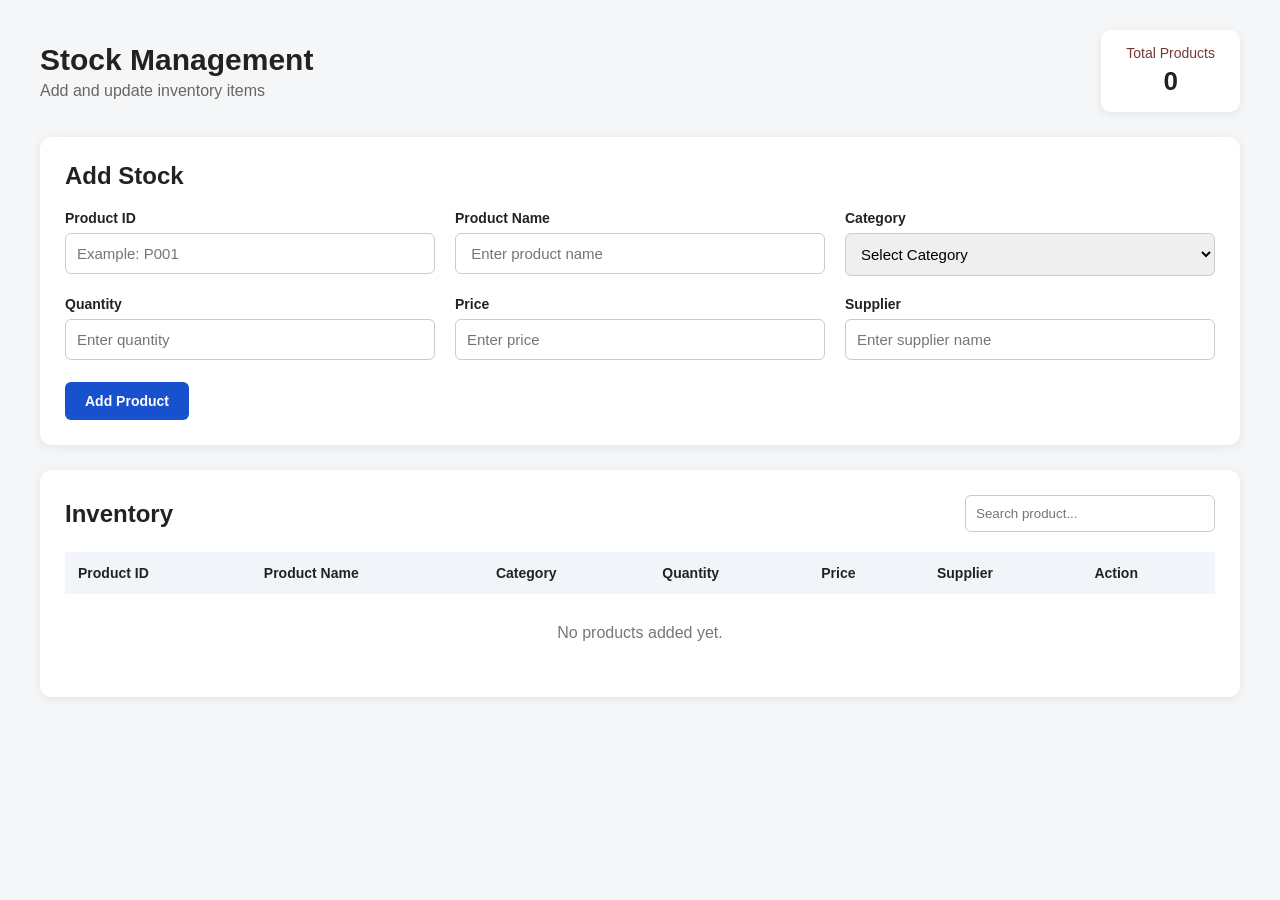
<file: index.html>
<!DOCTYPE html>
<html lang="en">
<head>
    <meta charset="UTF-8">
    <meta name="viewport" content="width=device-width, initial-scale=1.0">

    <title>Stock Management</title>

    <link rel="stylesheet" href="style.css">
</head>

<body>

<div class="container">

    <header>
        <div>
            <h1>Stock Management</h1>
            <p>Add and update inventory items </p>
        </div>

        <div class="total-box">
            <span>Total Products </span>
            <strong id="totalProducts">0</strong>
        </div>
    </header>


    <!-- ADD STOCK SECTION -->

    <section class="card">

        <h2>Add Stock </h2>

        <form id="stockForm">

            <div class="form-grid">

                <div class="form-group">
                    <label for="productId">Product ID</label>

                    <input
                        type="text"
                        id="productId"
                        placeholder="Example: P001"
                        required
                    >
                </div>


                <div class="form-group">
                    <label for="productName">Product Name</label>

                    <input
                        type="text"
                        id="productName"
                        placeholder=" Enter product name"
                        required
                    >
                </div>


                <div class="form-group">
                    <label for="category">Category</label>

                    <select id="category" required>
                        <option value="">Select Category</option>
                        <option value="Electronics">Electronics</option>
                        <option value="Grocery">Grocery</option>
                        <option value="Stationery">Stationery</option>
                        <option value="Clothing">Clothing</option>
                        <option value="Other">Other</option>
                    </select>
                </div>


                <div class="form-group">
                    <label for="quantity">Quantity</label>

                    <input
                        type="number"
                        id="quantity"
                        min="0"
                        placeholder="Enter quantity"
                        required
                    >
                </div>


                <div class="form-group">
                    <label for="price">Price</label>

                    <input
                        type="number"
                        id="price"
                        min="0"
                        step="0.01"
                        placeholder="Enter price"
                        required
                    >
                </div>


                <div class="form-group">
                    <label for="supplier">Supplier</label>

                    <input
                        type="text"
                        id="supplier"
                        placeholder="Enter supplier name"
                        required
                    >
                </div>

            </div>


            <div class="button-area">

                <button type="submit" id="submitButton">
                    Add Product
                </button>

                <button
                    type="button"
                    id="cancelButton"
                    class="cancel-btn hidden"
                >
                    Cancel Update
                </button>

            </div>

        </form>

    </section>


    <!-- INVENTORY SECTION -->

    <section class="card">

        <div class="table-header">

            <h2>Inventory</h2>

            <input
                type="text"
                id="searchInput"
                placeholder="Search product..."
            >

        </div>


        <div class="table-wrapper">

            <table>

                <thead>
                    <tr>
                        <th>Product ID</th>
                        <th>Product Name</th>
                        <th>Category</th>
                        <th>Quantity</th>
                        <th>Price</th>
                        <th>Supplier</th>
                        <th>Action</th>
                    </tr>
                </thead>

                <tbody id="stockTableBody">

                    <!-- Products will appear here -->

                </tbody>

            </table>

        </div>

        <p id="emptyMessage" class="empty-message">
            No products added yet.
        </p>

    </section>

</div>


<script src="script.js"></script>

</body>
</html>
</file>
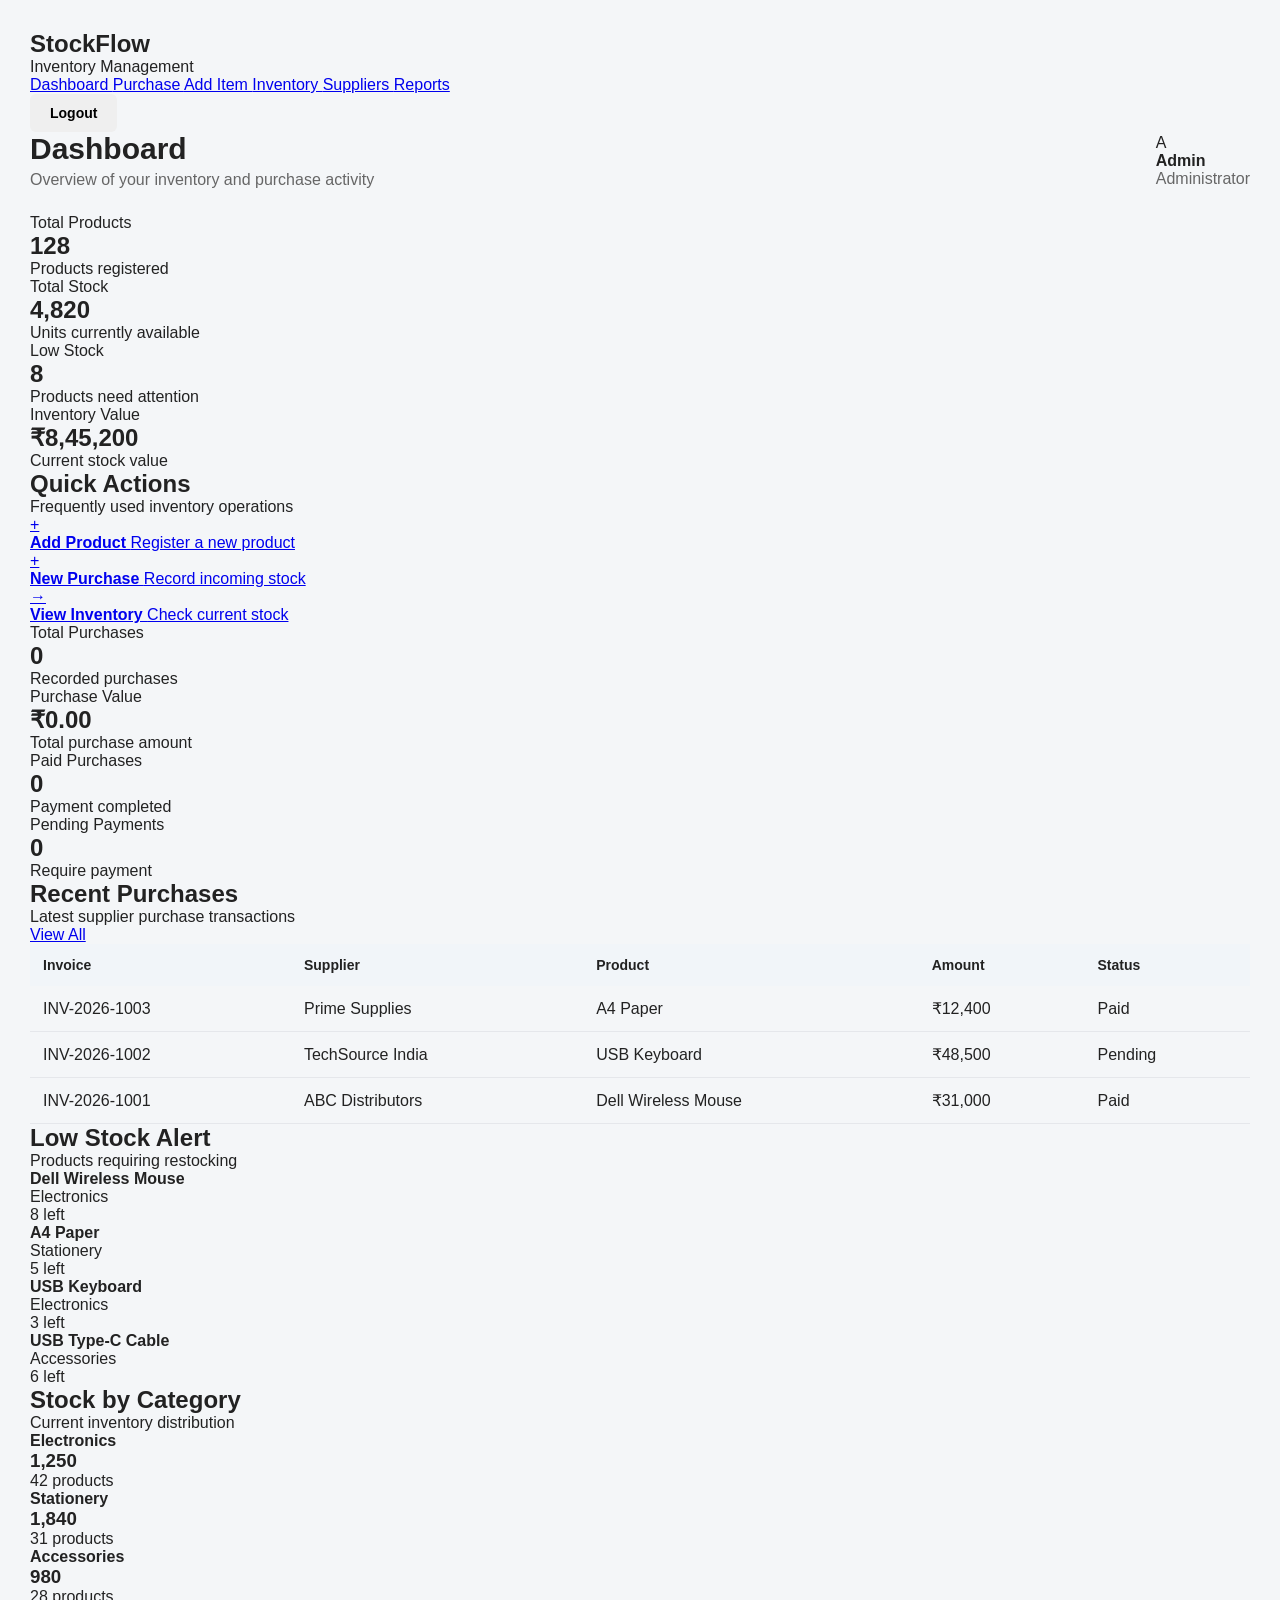
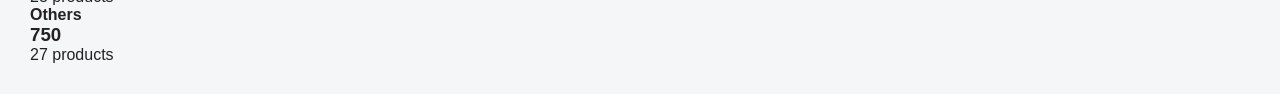
<file: dashboard.html>
<!DOCTYPE html>
<html lang="en">

<head>
    <meta charset="UTF-8">
    <meta name="viewport" content="width=device-width, initial-scale=1.0">

    <title>StockFlow | Dashboard</title>

    <link rel="stylesheet" href="style.css">
</head>

<body>

<div class="app-container">

    <!-- ================= SIDEBAR ================= -->

    <aside class="sidebar">

        <div class="logo">
            <h2>StockFlow</h2>
            <p>Inventory Management</p>
        </div>

        <nav>

            <a href="dashboard.html" class="nav-link active">
                Dashboard
            </a>

            <a href="purchase.html" class="nav-link">
                Purchase
            </a>

            <a href="#" class="nav-link">
                Add Item
            </a>

            <a href="#" class="nav-link">
                Inventory
            </a>

            <a href="#" class="nav-link">
                Suppliers
            </a>

            <a href="#" class="nav-link">
                Reports
            </a>

        </nav>


        <div class="sidebar-bottom">

            <button class="logout-btn">
                Logout
            </button>

        </div>

    </aside>



    <!-- ================= MAIN CONTENT ================= -->

    <main class="main-content">


        <!-- ================= HEADER ================= -->

        <header class="topbar">

            <div>

                <h1>Dashboard</h1>

                <p>
                    Overview of your inventory and purchase activity
                </p>

            </div>


            <div class="user-profile">

                <div class="avatar">
                    A
                </div>

                <div>

                    <strong>Admin</strong>

                    <p>
                        Administrator
                    </p>

                </div>

            </div>

        </header>



        <!-- ================= STATISTICS ================= -->

        <section class="stats-grid">


            <!-- TOTAL PRODUCTS -->

            <div class="stat-card">

                <div class="stat-label">
                    Total Products
                </div>

                <h2 id="totalProducts">
                    128
                </h2>

                <span>
                    Products registered
                </span>

            </div>



            <!-- TOTAL STOCK -->

            <div class="stat-card">

                <div class="stat-label">
                    Total Stock
                </div>

                <h2 id="totalStock">
                    4,820
                </h2>

                <span>
                    Units currently available
                </span>

            </div>



            <!-- LOW STOCK -->

            <div class="stat-card warning-card">

                <div class="stat-label">
                    Low Stock
                </div>

                <h2 id="lowStock">
                    8
                </h2>

                <span>
                    Products need attention
                </span>

            </div>



            <!-- INVENTORY VALUE -->

            <div class="stat-card success-card">

                <div class="stat-label">
                    Inventory Value
                </div>

                <h2 id="inventoryValue">
                    ₹8,45,200
                </h2>

                <span>
                    Current stock value
                </span>

            </div>

        </section>



        <!-- ================= QUICK ACTIONS ================= -->

        <section class="panel">

            <div class="section-header">

                <div>

                    <h2>Quick Actions</h2>

                    <p>
                        Frequently used inventory operations
                    </p>

                </div>

            </div>


            <div class="quick-actions">


                <!-- ADD PRODUCT -->

                <a href="#" class="action-card">

                    <div class="action-icon">
                        +
                    </div>

                    <div>

                        <strong>
                            Add Product
                        </strong>

                        <span>
                            Register a new product
                        </span>

                    </div>

                </a>



                <!-- NEW PURCHASE -->

                <a href="purchase.html" class="action-card">

                    <div class="action-icon">
                        +
                    </div>

                    <div>

                        <strong>
                            New Purchase
                        </strong>

                        <span>
                            Record incoming stock
                        </span>

                    </div>

                </a>



                <!-- INVENTORY -->

                <a href="#" class="action-card">

                    <div class="action-icon">
                        →
                    </div>

                    <div>

                        <strong>
                            View Inventory
                        </strong>

                        <span>
                            Check current stock
                        </span>

                    </div>

                </a>

            </div>

        </section>



        <!-- ================= PURCHASE SUMMARY ================= -->

        <section class="stats-grid">


            <div class="stat-card">

                <div class="stat-label">
                    Total Purchases
                </div>

                <h2 id="dashboardPurchaseCount">
                    0
                </h2>

                <span>
                    Recorded purchases
                </span>

            </div>



            <div class="stat-card">

                <div class="stat-label">
                    Purchase Value
                </div>

                <h2 id="dashboardPurchaseValue">
                    ₹0.00
                </h2>

                <span>
                    Total purchase amount
                </span>

            </div>



            <div class="stat-card success-card">

                <div class="stat-label">
                    Paid Purchases
                </div>

                <h2 id="dashboardPaidPurchases">
                    0
                </h2>

                <span>
                    Payment completed
                </span>

            </div>



            <div class="stat-card warning-card">

                <div class="stat-label">
                    Pending Payments
                </div>

                <h2 id="dashboardPendingPurchases">
                    0
                </h2>

                <span>
                    Require payment
                </span>

            </div>

        </section>



        <!-- ================= TWO COLUMN SECTION ================= -->

        <section class="dashboard-grid">


            <!-- ================= RECENT PURCHASES ================= -->

            <div class="panel">

                <div class="section-header">

                    <div>

                        <h2>
                            Recent Purchases
                        </h2>

                        <p>
                            Latest supplier purchase transactions
                        </p>

                    </div>


                    <a href="purchase.html">
                        View All
                    </a>

                </div>



                <div class="table-wrapper">

                    <table>

                        <thead>

                        <tr>

                            <th>
                                Invoice
                            </th>

                            <th>
                                Supplier
                            </th>

                            <th>
                                Product
                            </th>

                            <th>
                                Amount
                            </th>

                            <th>
                                Status
                            </th>

                        </tr>

                        </thead>


                        <tbody id="dashboardRecentPurchases">


                        <!-- SAMPLE PURCHASE -->


                        <tr>

                            <td>
                                INV-2026-1003
                            </td>

                            <td>
                                Prime Supplies
                            </td>

                            <td>
                                A4 Paper
                            </td>

                            <td>
                                ₹12,400
                            </td>

                            <td>

                                <span class="status completed">

                                    Paid

                                </span>

                            </td>

                        </tr>



                        <tr>

                            <td>
                                INV-2026-1002
                            </td>

                            <td>
                                TechSource India
                            </td>

                            <td>
                                USB Keyboard
                            </td>

                            <td>
                                ₹48,500
                            </td>

                            <td>

                                <span class="status pending">

                                    Pending

                                </span>

                            </td>

                        </tr>



                        <tr>

                            <td>
                                INV-2026-1001
                            </td>

                            <td>
                                ABC Distributors
                            </td>

                            <td>
                                Dell Wireless Mouse
                            </td>

                            <td>
                                ₹31,000
                            </td>

                            <td>

                                <span class="status completed">

                                    Paid

                                </span>

                            </td>

                        </tr>


                        </tbody>

                    </table>

                </div>

            </div>



            <!-- ================= LOW STOCK ================= -->

            <div class="panel">

                <div class="section-header">

                    <div>

                        <h2>
                            Low Stock Alert
                        </h2>

                        <p>
                            Products requiring restocking
                        </p>

                    </div>

                </div>



                <div class="stock-alert">

                    <div>

                        <strong>
                            Dell Wireless Mouse
                        </strong>

                        <p>
                            Electronics
                        </p>

                    </div>

                    <span>
                        8 left
                    </span>

                </div>



                <div class="stock-alert">

                    <div>

                        <strong>
                            A4 Paper
                        </strong>

                        <p>
                            Stationery
                        </p>

                    </div>

                    <span>
                        5 left
                    </span>

                </div>



                <div class="stock-alert">

                    <div>

                        <strong>
                            USB Keyboard
                        </strong>

                        <p>
                            Electronics
                        </p>

                    </div>

                    <span>
                        3 left
                    </span>

                </div>



                <div class="stock-alert">

                    <div>

                        <strong>
                            USB Type-C Cable
                        </strong>

                        <p>
                            Accessories
                        </p>

                    </div>

                    <span>
                        6 left
                    </span>

                </div>

            </div>

        </section>



        <!-- ================= STOCK BY CATEGORY ================= -->

        <section class="panel">

            <div class="section-header">

                <div>

                    <h2>
                        Stock by Category
                    </h2>

                    <p>
                        Current inventory distribution
                    </p>

                </div>

            </div>



            <div class="category-grid">


                <div class="category-card">

                    <strong>
                        Electronics
                    </strong>

                    <h3>
                        1,250
                    </h3>

                    <p>
                        42 products
                    </p>

                </div>



                <div class="category-card">

                    <strong>
                        Stationery
                    </strong>

                    <h3>
                        1,840
                    </h3>

                    <p>
                        31 products
                    </p>

                </div>



                <div class="category-card">

                    <strong>
                        Accessories
                    </strong>

                    <h3>
                        980
                    </h3>

                    <p>
                        28 products
                    </p>

                </div>



                <div class="category-card">

                    <strong>
                        Others
                    </strong>

                    <h3>
                        750
                    </h3>

                    <p>
                        27 products
                    </p>

                </div>

            </div>

        </section>


    </main>

</div>


<script src="script.js"></script>


<!-- ================= DASHBOARD SCRIPT ================= -->

<script>

document.addEventListener(
    "DOMContentLoaded",
    function () {

        loadDashboardPurchases();

    }
);


function loadDashboardPurchases() {

    const savedPurchases =
        localStorage.getItem(
            "stockflowPurchases"
        );


    if (!savedPurchases) {

        return;

    }


    let purchases;


    try {

        purchases =
            JSON.parse(
                savedPurchases
            );

    } catch (error) {

        console.error(
            "Could not load purchase data.",
            error
        );

        return;

    }


    if (!Array.isArray(purchases)) {

        return;

    }


    /* TOTAL PURCHASE COUNT */

    const countElement =
        document.getElementById(
            "dashboardPurchaseCount"
        );


    if (countElement) {

        countElement.textContent =
            purchases.length;

    }



    /* PURCHASE VALUE */

    const totalValue =
        purchases.reduce(
            function (total, purchase) {

                return total +
                    Number(
                        purchase.total || 0
                    );

            },
            0
        );


    const valueElement =
        document.getElementById(
            "dashboardPurchaseValue"
        );


    if (valueElement) {

        valueElement.textContent =
            formatDashboardMoney(
                totalValue
            );

    }



    /* PAID PURCHASES */

    const paidPurchases =
        purchases.filter(
            function (purchase) {

                return (
                    purchase.paymentStatus ===
                    "Paid"
                );

            }
        ).length;


    const paidElement =
        document.getElementById(
            "dashboardPaidPurchases"
        );


    if (paidElement) {

        paidElement.textContent =
            paidPurchases;

    }



    /* PENDING PURCHASES */

    const pendingPurchases =
        purchases.filter(
            function (purchase) {

                return (
                    purchase.paymentStatus !==
                    "Paid"
                );

            }
        ).length;


    const pendingElement =
        document.getElementById(
            "dashboardPendingPurchases"
        );


    if (pendingElement) {

        pendingElement.textContent =
            pendingPurchases;

    }



    /* RECENT PURCHASES */

    renderDashboardPurchases(
        purchases
    );

}



function renderDashboardPurchases(
    purchases
) {

    const tableBody =
        document.getElementById(
            "dashboardRecentPurchases"
        );


    if (!tableBody) {

        return;

    }


    tableBody.innerHTML = "";


    const recentPurchases =
        [...purchases]
            .reverse()
            .slice(0, 5);



    recentPurchases.forEach(
        function (purchase) {

            const row =
                document.createElement(
                    "tr"
                );


            let statusClass =
                "pending";


            if (
                purchase.paymentStatus ===
                "Paid"
            ) {

                statusClass =
                    "completed";

            }


            row.innerHTML = `

                <td>
                    ${escapeDashboardHtml(
                        purchase.invoiceNumber
                    )}
                </td>

                <td>
                    ${escapeDashboardHtml(
                        purchase.supplier
                    )}
                </td>

                <td>
                    ${escapeDashboardHtml(
                        purchase.product
                    )}
                </td>

                <td>
                    <strong>
                        ${formatDashboardMoney(
                            Number(
                                purchase.total || 0
                            )
                        )}
                    </strong>
                </td>

                <td>

                    <span
                        class="status ${statusClass}">

                        ${escapeDashboardHtml(
                            purchase.paymentStatus
                        )}

                    </span>

                </td>

            `;


            tableBody.appendChild(
                row
            );

        }
    );

}



function formatDashboardMoney(
    amount
) {

    return new Intl.NumberFormat(
        "en-IN",
        {

            style: "currency",

            currency: "INR"

        }
    ).format(amount);

}



function escapeDashboardHtml(
    value
) {

    return String(
        value ?? ""
    )
        .replaceAll("&", "&amp;")
        .replaceAll("<", "&lt;")
        .replaceAll(">", "&gt;")
        .replaceAll('"', "&quot;")
        .replaceAll("'", "&#039;");

}

</script>


</body>

</html>
</file>
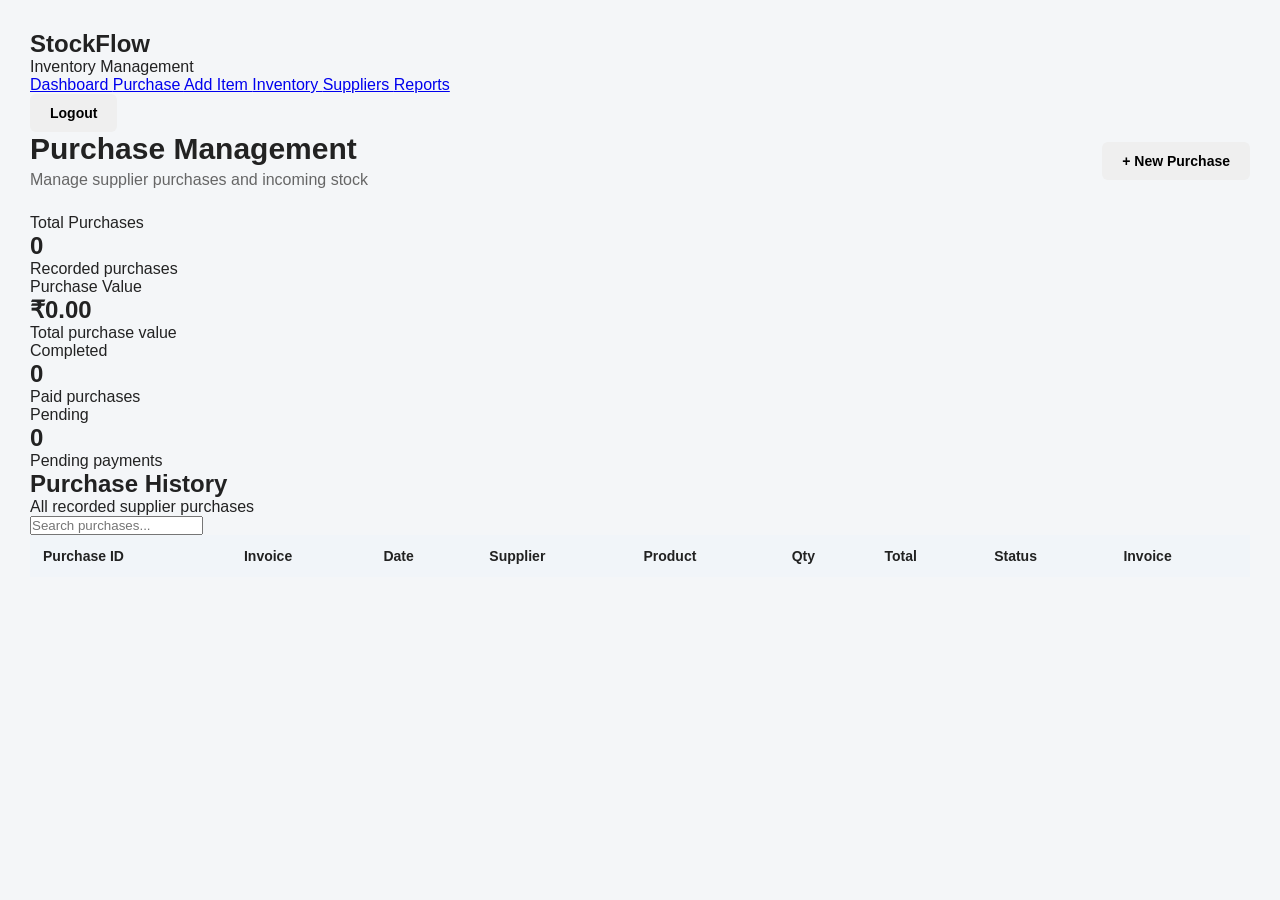
<file: purchase.html>
<!DOCTYPE html>
<html lang="en">

<head>
    <meta charset="UTF-8">
    <meta name="viewport" content="width=device-width, initial-scale=1.0">

    <title>StockFlow | Purchase Management</title>

    <link rel="stylesheet" href="style.css">
</head>

<body>

<div class="app-container">

    <!-- ================= SIDEBAR ================= -->

    <aside class="sidebar">

        <div class="logo">
            <h2>StockFlow</h2>
            <p>Inventory Management</p>
        </div>

        <nav>
            <a href="dashboard.html" class="nav-link">
                Dashboard
            </a>

            <a href="purchase.html" class="nav-link active">
                Purchase
            </a>

            <a href="#" class="nav-link">
                Add Item
            </a>

            <a href="#" class="nav-link">
                Inventory
            </a>

            <a href="#" class="nav-link">
                Suppliers
            </a>

            <a href="#" class="nav-link">
                Reports
            </a>
        </nav>

        <div class="sidebar-bottom">
            <button class="logout-btn">
                Logout
            </button>
        </div>

    </aside>


    <!-- ================= MAIN ================= -->

    <main class="main-content">

        <!-- HEADER -->

        <header class="topbar">

            <div>
                <h1>Purchase Management</h1>
                <p>Manage supplier purchases and incoming stock</p>
            </div>

            <button
                class="primary-btn big-btn"
                onclick="openPurchaseForm()">

                + New Purchase

            </button>

        </header>


        <!-- ================= SUMMARY ================= -->

        <section class="stats-grid">

            <div class="stat-card">

                <div class="stat-label">
                    Total Purchases
                </div>

                <h2 id="purchaseCount">0</h2>

                <span>Recorded purchases</span>

            </div>


            <div class="stat-card">

                <div class="stat-label">
                    Purchase Value
                </div>

                <h2 id="purchaseValue">₹0.00</h2>

                <span>Total purchase value</span>

            </div>


            <div class="stat-card success-card">

                <div class="stat-label">
                    Completed
                </div>

                <h2 id="completedCount">0</h2>

                <span>Paid purchases</span>

            </div>


            <div class="stat-card warning-card">

                <div class="stat-label">
                    Pending
                </div>

                <h2 id="pendingCount">0</h2>

                <span>Pending payments</span>

            </div>

        </section>


        <!-- ================= PURCHASE FORM ================= -->

        <section
            id="purchaseFormSection"
            class="panel purchase-form-section hidden">

            <div class="section-header">

                <div>
                    <h2>Create New Purchase</h2>
                    <p>
                        Enter supplier and product information.
                        Invoice number is generated automatically.
                    </p>
                </div>

                <button
                    type="button"
                    class="close-btn"
                    onclick="closePurchaseForm()">

                    &times;

                </button>

            </div>


            <form
                id="purchaseForm"
                onsubmit="savePurchase(event)">


                <!-- PURCHASE INFORMATION -->

                <h3 class="form-title">
                    Purchase Information
                </h3>

                <div class="form-grid">

                    <div class="form-group">

                        <label>Purchase ID</label>

                        <input
                            type="text"
                            id="purchaseId"
                            readonly>

                    </div>


                    <div class="form-group">

                        <label>Invoice Number</label>

                        <input
                            type="text"
                            id="invoiceNumber"
                            readonly>

                    </div>


                    <div class="form-group">

                        <label>Purchase Date *</label>

                        <input
                            type="date"
                            id="purchaseDate"
                            required>

                    </div>


                    <div class="form-group">

                        <label>Supplier *</label>

                        <select id="supplier" required>

                            <option value="">
                                Select Supplier
                            </option>

                            <option>
                                ABC Distributors
                            </option>

                            <option>
                                TechSource India
                            </option>

                            <option>
                                Prime Supplies
                            </option>

                            <option>
                                Global Traders
                            </option>

                        </select>

                    </div>

                </div>


                <!-- PRODUCT DETAILS -->

                <h3 class="form-title">
                    Product Details
                </h3>

                <div class="form-grid">


                    <div class="form-group">

                        <label>Product *</label>

                        <select id="product" required>

                            <option value="">
                                Select Product
                            </option>

                            <option>
                                Dell Wireless Mouse
                            </option>

                            <option>
                                USB Keyboard
                            </option>

                            <option>
                                A4 Paper
                            </option>

                            <option>
                                USB Type-C Cable
                            </option>

                            <option>
                                Laptop Stand
                            </option>

                        </select>

                    </div>


                    <div class="form-group">

                        <label>Quantity *</label>

                        <input
                            type="number"
                            id="quantity"
                            min="1"
                            placeholder="Enter quantity"
                            oninput="calculateTotal()"
                            required>

                    </div>


                    <div class="form-group">

                        <label>Unit Purchase Price (₹) *</label>

                        <input
                            type="number"
                            id="unitPrice"
                            min="0"
                            step="0.01"
                            placeholder="Enter unit price"
                            oninput="calculateTotal()"
                            required>

                    </div>


                    <div class="form-group">

                        <label>GST (%)</label>

                        <select
                            id="tax"
                            onchange="calculateTotal()">

                            <option value="0">0%</option>
                            <option value="5">5%</option>
                            <option value="12">12%</option>
                            <option value="18">18%</option>
                            <option value="28">28%</option>

                        </select>

                    </div>


                    <div class="form-group">

                        <label>Batch Number</label>

                        <input
                            type="text"
                            id="batchNumber"
                            placeholder="Example: LOT-2026-001">

                    </div>


                    <div class="form-group">

                        <label>Expiry Date</label>

                        <input
                            type="date"
                            id="expiryDate">

                    </div>

                </div>


                <!-- PAYMENT -->

                <h3 class="form-title">
                    Payment Information
                </h3>

                <div class="form-grid">

                    <div class="form-group">

                        <label>Payment Method *</label>

                        <select
                            id="paymentMethod"
                            required>

                            <option>Cash</option>
                            <option>UPI</option>
                            <option>Bank Transfer</option>
                            <option>Credit</option>

                        </select>

                    </div>


                    <div class="form-group">

                        <label>Payment Status *</label>

                        <select
                            id="paymentStatus"
                            required>

                            <option>Paid</option>
                            <option>Pending</option>
                            <option>Partially Paid</option>

                        </select>

                    </div>


                    <div class="form-group full-width">

                        <label>Notes</label>

                        <textarea
                            id="notes"
                            placeholder="Enter optional purchase notes"></textarea>

                    </div>

                </div>


                <!-- TOTAL -->

                <div class="purchase-total">

                    <div>

                        <span>Subtotal</span>

                        <strong id="subtotal">
                            ₹0.00
                        </strong>

                    </div>


                    <div>

                        <span>GST Amount</span>

                        <strong id="taxAmount">
                            ₹0.00
                        </strong>

                    </div>


                    <div class="grand-total">

                        <span>Grand Total</span>

                        <strong id="grandTotal">
                            ₹0.00
                        </strong>

                    </div>

                </div>


                <!-- FORM BUTTONS -->

                <div class="form-actions">

                    <button
                        type="button"
                        class="secondary-btn"
                        onclick="closePurchaseForm()">

                        Cancel

                    </button>


                    <button
                        type="submit"
                        class="primary-btn">

                        Save & Generate Invoice

                    </button>

                </div>

            </form>

        </section>


        <!-- ================= PURCHASE HISTORY ================= -->

        <section class="panel">

            <div class="section-header">

                <div>

                    <h2>Purchase History</h2>

                    <p>
                        All recorded supplier purchases
                    </p>

                </div>


                <input
                    class="search-box"
                    type="text"
                    id="purchaseSearch"
                    placeholder="Search purchases..."
                    oninput="searchPurchases()">

            </div>


            <div class="table-wrapper">

                <table id="purchaseTable">

                    <thead>

                    <tr>

                        <th>Purchase ID</th>

                        <th>Invoice</th>

                        <th>Date</th>

                        <th>Supplier</th>

                        <th>Product</th>

                        <th>Qty</th>

                        <th>Total</th>

                        <th>Status</th>

                        <th>Invoice</th>

                    </tr>

                    </thead>


                    <tbody id="purchaseTableBody">

                    </tbody>

                </table>

            </div>

        </section>

    </main>

</div>



<!-- ================= INVOICE MODAL ================= -->

<div
    id="invoiceModal"
    class="invoice-modal hidden">

    <div class="invoice-window">

        <div class="invoice-toolbar">

            <h2>Purchase Invoice</h2>

            <button
                class="close-btn"
                onclick="closeInvoice()">

                &times;

            </button>

        </div>


        <!-- PRINTABLE AREA -->

        <div
            id="invoiceContent"
            class="invoice">

            <div class="invoice-header">

                <div>

                    <h1>StockFlow</h1>

                    <p>Inventory Management System</p>

                </div>


                <div class="invoice-title">

                    <h2>INVOICE</h2>

                    <strong id="invoiceDisplayNumber"></strong>

                </div>

            </div>


            <div class="invoice-divider"></div>


            <div class="invoice-info-grid">

                <div>

                    <span>Purchase ID</span>

                    <strong id="invoicePurchaseId"></strong>

                </div>


                <div>

                    <span>Purchase Date</span>

                    <strong id="invoiceDate"></strong>

                </div>


                <div>

                    <span>Supplier</span>

                    <strong id="invoiceSupplier"></strong>

                </div>


                <div>

                    <span>Payment Method</span>

                    <strong id="invoicePaymentMethod"></strong>

                </div>

            </div>


            <h3 class="invoice-section-title">
                Product Details
            </h3>


            <table class="invoice-table">

                <thead>

                <tr>

                    <th>Product</th>

                    <th>Quantity</th>

                    <th>Unit Price</th>

                    <th>Amount</th>

                </tr>

                </thead>


                <tbody>

                <tr>

                    <td id="invoiceProduct"></td>

                    <td id="invoiceQuantity"></td>

                    <td id="invoiceUnitPrice"></td>

                    <td id="invoiceProductTotal"></td>

                </tr>

                </tbody>

            </table>


            <div class="invoice-bottom">

                <div class="invoice-extra">

                    <p>
                        <strong>Batch:</strong>
                        <span id="invoiceBatch"></span>
                    </p>

                    <p>
                        <strong>Payment Status:</strong>
                        <span id="invoicePaymentStatus"></span>
                    </p>

                    <p>
                        <strong>Notes:</strong>
                        <span id="invoiceNotes"></span>
                    </p>

                </div>


                <div class="invoice-totals">

                    <div>

                        <span>Subtotal</span>

                        <strong id="invoiceSubtotal"></strong>

                    </div>


                    <div>

                        <span>GST</span>

                        <strong id="invoiceTax"></strong>

                    </div>


                    <div class="invoice-grand-total">

                        <span>Total</span>

                        <strong id="invoiceTotal"></strong>

                    </div>

                </div>

            </div>


            <div class="invoice-footer">

                <p>
                    Thank you for your business.
                </p>

                <p>
                    This invoice was generated automatically by StockFlow.
                </p>

            </div>

        </div>


        <!-- INVOICE BUTTONS -->

        <div class="invoice-actions">

            <button
                class="secondary-btn"
                onclick="closeInvoice()">

                Close

            </button>


            <button
                class="primary-btn"
                onclick="printInvoice()">

                Print Invoice

            </button>

        </div>

    </div>

</div>


<script src="script.js"></script>

</body>
</html>
</file>
<file: style.css>
* {
    box-sizing: border-box;
    margin: 0;
    padding: 0;
}

body {
    font-family: Arial, Helvetica, sans-serif;
    background-color: #f4f6f8;
    color: #222;
    padding: 30px;
}

.container {
    max-width: 1200px;
    margin: auto;
}


/* HEADER */

header {
    display: flex;
    justify-content: space-between;
    align-items: center;
    margin-bottom: 25px;
}

header h1 {
    font-size: 30px;
    margin-bottom: 5px;
}

header p {
    color: #666;
}

.total-box {
    background-color: #ffffff;
    padding: 15px 25px;
    border-radius: 10px;
    box-shadow: 0 2px 8px rgba(0, 0, 0, 0.08);
    text-align: center;
}

.total-box span {
    display: block;
    color: #783737;
    font-size: 14px;
    margin-bottom: 5px;
}

.total-box strong {
    font-size: 26px;
}   


/* CARD */

.card {
    background-color: white;
    padding: 25px;
    margin-bottom: 25px;
    border-radius: 12px;
    box-shadow: 0 2px 10px rgba(0, 0, 0, 0.08);
}

.card h2 {
    margin-bottom: 20px;
}


/* FORM */

.form-grid {
    display: grid;
    grid-template-columns: repeat(3, 1fr);
    gap: 20px;
}

.form-group {
    display: flex;
    flex-direction: column;
}

.form-group label {
    margin-bottom: 7px;
    font-weight: bold;
    font-size: 14px;
}

.form-group input,
.form-group select {
    padding: 11px;
    border: 1px solid #ccc;
    border-radius: 6px;
    font-size: 15px;
}

.form-group input:focus,
.form-group select:focus {
    outline: none;
    border-color: #2563eb;
}


/* BUTTONS */

.button-area {
    margin-top: 22px;
}

button {
    border: none;
    padding: 11px 20px;
    border-radius: 6px;
    cursor: pointer;
    font-size: 14px;
    font-weight: bold;
}

#submitButton {
    background-color: #1751cd;
    color: white;
}

#submitButton:hover {
    background-color: #1d4ed8;
}

.cancel-btn {
    background-color: #6b7280;
    color: white;
    margin-left: 10px;
}

.cancel-btn:hover {
    background-color: #4b5563;
}

.update-btn {
    background-color: #f59e0b;
    color: white;
}

.update-btn:hover {
    background-color: #d97706;
}

.hidden {
    display: none;
}


/* TABLE */

.table-header {
    display: flex;
    justify-content: space-between;
    align-items: center;
    margin-bottom: 20px;
}

.table-header h2 {
    margin-bottom: 0;
}

#searchInput {
    padding: 10px;
    width: 250px;
    border: 1px solid #ccc;
    border-radius: 6px;
}

.table-wrapper {
    overflow-x: auto;
}

table {
    width: 100%;
    border-collapse: collapse;
}

th {
    background-color: #f1f5f9;
    text-align: left;
    padding: 13px;
    font-size: 14px;
}

td {
    padding: 13px;
    border-bottom: 1px solid #e5e7eb;
}

tbody tr:hover {
    background-color: #f8fafc;
}

.empty-message {
    text-align: center;
    padding: 30px;
    color: #777;
}


/* RESPONSIVE */

@media (max-width: 850px) {

    .form-grid {
        grid-template-columns: repeat(2, 1fr);
    }

}

@media (max-width: 600px) {

    body {
        padding: 15px;
    }

    header {
        flex-direction: column;
        align-items: flex-start;
        gap: 15px;
    }

    .form-grid {
        grid-template-columns: 1fr;
    }

    .table-header {
        flex-direction: column;
        align-items: flex-start;
        gap: 10px;
    }

    #searchInput {
        width: 100%;
    }
}
</file>
